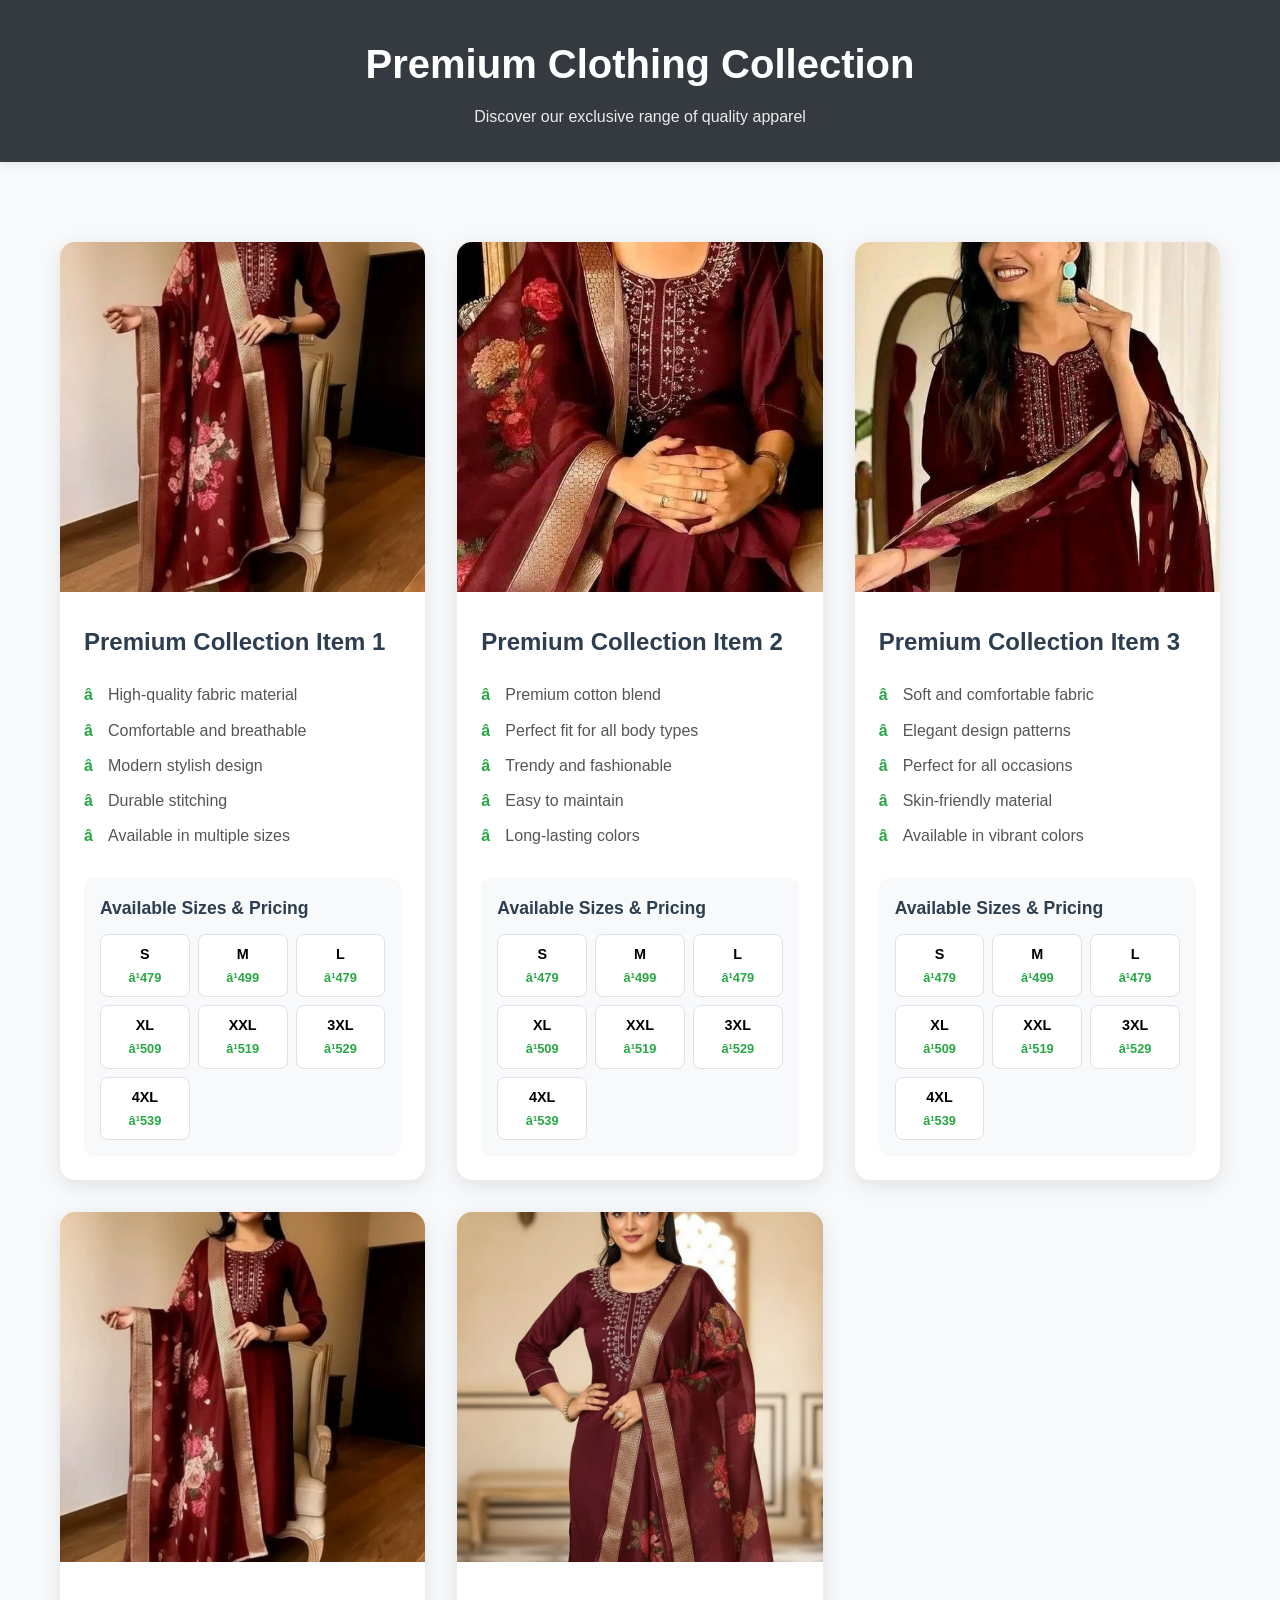
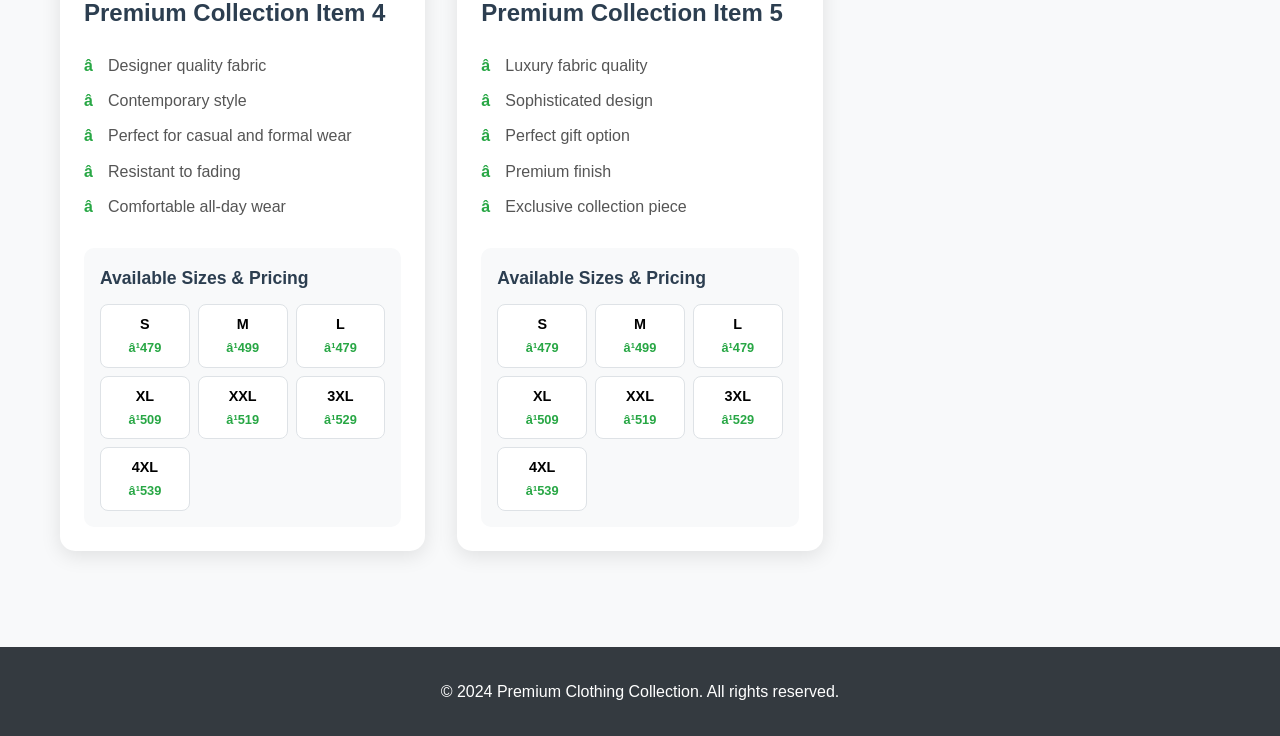
<file: p2.html>
<!DOCTYPE html>
<html lang="en">
<head>
    <meta charset="UTF-8">
    <meta name="viewport" content="width=device-width, initial-scale=1.0">
    <title>Premium Clothing Collection</title>
    <style>
        * {
            margin: 0;
            padding: 0;
            box-sizing: border-box;
        }

        body {
            font-family: 'Segoe UI', Tahoma, Geneva, Verdana, sans-serif;
            background-color: #f8f9fa;
            line-height: 1.6;
        }

        .container {
            max-width: 1200px;
            margin: 0 auto;
            padding: 0 20px;
        }

        header {
            background: #343a40;
            color: white;
            padding: 2rem 0;
            box-shadow: 0 2px 10px rgba(0,0,0,0.1);
            text-align: center;
        }

        header h1 {
            margin-bottom: 0.5rem;
            font-size: 2.5rem;
        }

        header p {
            margin: 0;
            opacity: 0.9;
        }

        main {
            padding: 3rem 0;
        }

        .clothing-grid {
            display: grid;
            grid-template-columns: repeat(auto-fit, minmax(350px, 1fr));
            gap: 2rem;
            margin-top: 2rem;
        }

        .clothing-item {
            background: white;
            border-radius: 15px;
            overflow: hidden;
            box-shadow: 0 5px 20px rgba(0,0,0,0.1);
            transition: transform 0.3s ease, box-shadow 0.3s ease;
        }

        .clothing-item:hover {
            transform: translateY(-5px);
            box-shadow: 0 10px 30px rgba(0,0,0,0.15);
        }

        .clothing-image {
            width: 100%;
            height: 350px;
            object-fit: cover;
            transition: transform 0.3s ease;
        }

        .clothing-item:hover .clothing-image {
            transform: scale(1.05);
        }

        .clothing-details {
            padding: 1.5rem;
        }

        .clothing-title {
            font-size: 1.5rem;
            font-weight: 600;
            color: #2c3e50;
            margin-bottom: 1rem;
        }

        .feature-list {
            list-style: none;
            padding: 0;
            margin-bottom: 1.5rem;
        }

        .feature-list li {
            padding: 0.3rem 0;
            color: #555;
            position: relative;
            padding-left: 1.5rem;
        }

        .feature-list li:before {
            content: "â";
            position: absolute;
            left: 0;
            color: #28a745;
            font-weight: bold;
        }

        .size-pricing {
            background: #f8f9fa;
            border-radius: 10px;
            padding: 1rem;
            margin-top: 1rem;
        }

        .size-title {
            font-weight: 600;
            color: #2c3e50;
            margin-bottom: 0.75rem;
            font-size: 1.1rem;
        }

        .size-grid {
            display: grid;
            grid-template-columns: repeat(auto-fit, minmax(70px, 1fr));
            gap: 0.5rem;
        }

        .size-item {
            text-align: center;
            padding: 0.5rem;
            background: white;
            border-radius: 8px;
            border: 1px solid #dee2e6;
            transition: all 0.3s ease;
            cursor: pointer;
        }

        .size-item:hover {
            background: #007bff;
            color: white;
            border-color: #007bff;
            transform: scale(1.05);
        }

        .size-label {
            font-weight: 600;
            font-size: 0.9rem;
        }

        .size-price {
            font-size: 0.8rem;
            margin-top: 2px;
        }

        .price-tag {
            color: #28a745;
            font-weight: 600;
        }

        footer {
            background: #343a40;
            color: white;
            text-align: center;
            padding: 2rem 0;
            margin-top: 3rem;
        }

        @media (max-width: 768px) {
            .clothing-grid {
                grid-template-columns: 1fr;
                gap: 1.5rem;
            }
            
            .clothing-image {
                height: 300px;
            }
            
            header h1 {
                font-size: 2rem;
            }
        }

        @media (max-width: 480px) {
            .container {
                padding: 0 15px;
            }
            
            .clothing-image {
                height: 250px;
            }
            
            .size-grid {
                grid-template-columns: repeat(3, 1fr);
            }
            
            .clothing-details {
                padding: 1rem;
            }
        }
    </style>
</head>
<body>
    <header>
        <div class="container">
            <h1>Premium Clothing Collection</h1>
            <p>Discover our exclusive range of quality apparel</p>
        </div>
    </header>

    <main>
        <div class="container">
            <div class="clothing-grid">
                <div class="clothing-item">
                    <div>
                        <img src="img/RK 0021.jpg" alt="Premium Collection Item 1" class="clothing-image" 
                             onerror="this.src='https://via.placeholder.com/400x350?text=Image+Not+Found'">
                    </div>
                    <div class="clothing-details">
                        <h3 class="clothing-title">Premium Collection Item 1</h3>
                        <ul class="feature-list">
                            <li>High-quality fabric material</li>
                            <li>Comfortable and breathable</li>
                            <li>Modern stylish design</li>
                            <li>Durable stitching</li>
                            <li>Available in multiple sizes</li>
                        </ul>
                        <div class="size-pricing">
                            <h4 class="size-title">Available Sizes & Pricing</h4>
                            <div class="size-grid">
                                <div class="size-item">
                                    <div class="size-label">S</div>
                                    <div class="size-price price-tag">â¹479</div>
                                </div>
                                <div class="size-item">
                                    <div class="size-label">M</div>
                                    <div class="size-price price-tag">â¹499</div>
                                </div>
                                <div class="size-item">
                                    <div class="size-label">L</div>
                                    <div class="size-price price-tag">â¹479</div>
                                </div>
                                <div class="size-item">
                                    <div class="size-label">XL</div>
                                    <div class="size-price price-tag">â¹509</div>
                                </div>
                                <div class="size-item">
                                    <div class="size-label">XXL</div>
                                    <div class="size-price price-tag">â¹519</div>
                                </div>
                                <div class="size-item">
                                    <div class="size-label">3XL</div>
                                    <div class="size-price price-tag">â¹529</div>
                                </div>
                                <div class="size-item">
                                    <div class="size-label">4XL</div>
                                    <div class="size-price price-tag">â¹539</div>
                                </div>
                            </div>
                        </div>
                    </div>
                </div>

                <div class="clothing-item">
                    <div>
                        <img src="img/RK 0022.jpg" alt="Premium Collection Item 2" class="clothing-image" 
                             onerror="this.src='https://via.placeholder.com/400x350?text=Image+Not+Found'">
                    </div>
                    <div class="clothing-details">
                        <h3 class="clothing-title">Premium Collection Item 2</h3>
                        <ul class="feature-list">
                            <li>Premium cotton blend</li>
                            <li>Perfect fit for all body types</li>
                            <li>Trendy and fashionable</li>
                            <li>Easy to maintain</li>
                            <li>Long-lasting colors</li>
                        </ul>
                        <div class="size-pricing">
                            <h4 class="size-title">Available Sizes & Pricing</h4>
                            <div class="size-grid">
                                <div class="size-item">
                                    <div class="size-label">S</div>
                                    <div class="size-price price-tag">â¹479</div>
                                </div>
                                <div class="size-item">
                                    <div class="size-label">M</div>
                                    <div class="size-price price-tag">â¹499</div>
                                </div>
                                <div class="size-item">
                                    <div class="size-label">L</div>
                                    <div class="size-price price-tag">â¹479</div>
                                </div>
                                <div class="size-item">
                                    <div class="size-label">XL</div>
                                    <div class="size-price price-tag">â¹509</div>
                                </div>
                                <div class="size-item">
                                    <div class="size-label">XXL</div>
                                    <div class="size-price price-tag">â¹519</div>
                                </div>
                                <div class="size-item">
                                    <div class="size-label">3XL</div>
                                    <div class="size-price price-tag">â¹529</div>
                                </div>
                                <div class="size-item">
                                    <div class="size-label">4XL</div>
                                    <div class="size-price price-tag">â¹539</div>
                                </div>
                            </div>
                        </div>
                    </div>
                </div>

                <div class="clothing-item">
                    <div>
                        <img src="img/RK 0023.jpg" alt="Premium Collection Item 3" class="clothing-image" 
                             onerror="this.src='https://via.placeholder.com/400x350?text=Image+Not+Found'">
                    </div>
                    <div class="clothing-details">
                        <h3 class="clothing-title">Premium Collection Item 3</h3>
                        <ul class="feature-list">
                            <li>Soft and comfortable fabric</li>
                            <li>Elegant design patterns</li>
                            <li>Perfect for all occasions</li>
                            <li>Skin-friendly material</li>
                            <li>Available in vibrant colors</li>
                        </ul>
                        <div class="size-pricing">
                            <h4 class="size-title">Available Sizes & Pricing</h4>
                            <div class="size-grid">
                                <div class="size-item">
                                    <div class="size-label">S</div>
                                    <div class="size-price price-tag">â¹479</div>
                                </div>
                                <div class="size-item">
                                    <div class="size-label">M</div>
                                    <div class="size-price price-tag">â¹499</div>
                                </div>
                                <div class="size-item">
                                    <div class="size-label">L</div>
                                    <div class="size-price price-tag">â¹479</div>
                                </div>
                                <div class="size-item">
                                    <div class="size-label">XL</div>
                                    <div class="size-price price-tag">â¹509</div>
                                </div>
                                <div class="size-item">
                                    <div class="size-label">XXL</div>
                                    <div class="size-price price-tag">â¹519</div>
                                </div>
                                <div class="size-item">
                                    <div class="size-label">3XL</div>
                                    <div class="size-price price-tag">â¹529</div>
                                </div>
                                <div class="size-item">
                                    <div class="size-label">4XL</div>
                                    <div class="size-price price-tag">â¹539</div>
                                </div>
                            </div>
                        </div>
                    </div>
                </div>

                <div class="clothing-item">
                    <div>
                        <img src="img/RK 0024.jpg" alt="Premium Collection Item 4" class="clothing-image" 
                             onerror="this.src='https://via.placeholder.com/400x350?text=Image+Not+Found'">
                    </div>
                    <div class="clothing-details">
                        <h3 class="clothing-title">Premium Collection Item 4</h3>
                        <ul class="feature-list">
                            <li>Designer quality fabric</li>
                            <li>Contemporary style</li>
                            <li>Perfect for casual and formal wear</li>
                            <li>Resistant to fading</li>
                            <li>Comfortable all-day wear</li>
                        </ul>
                        <div class="size-pricing">
                            <h4 class="size-title">Available Sizes & Pricing</h4>
                            <div class="size-grid">
                                <div class="size-item">
                                    <div class="size-label">S</div>
                                    <div class="size-price price-tag">â¹479</div>
                                </div>
                                <div class="size-item">
                                    <div class="size-label">M</div>
                                    <div class="size-price price-tag">â¹499</div>
                                </div>
                                <div class="size-item">
                                    <div class="size-label">L</div>
                                    <div class="size-price price-tag">â¹479</div>
                                </div>
                                <div class="size-item">
                                    <div class="size-label">XL</div>
                                    <div class="size-price price-tag">â¹509</div>
                                </div>
                                <div class="size-item">
                                    <div class="size-label">XXL</div>
                                    <div class="size-price price-tag">â¹519</div>
                                </div>
                                <div class="size-item">
                                    <div class="size-label">3XL</div>
                                    <div class="size-price price-tag">â¹529</div>
                                </div>
                                <div class="size-item">
                                    <div class="size-label">4XL</div>
                                    <div class="size-price price-tag">â¹539</div>
                                </div>
                            </div>
                        </div>
                    </div>
                </div>

                <div class="clothing-item">
                    <div>
                        <img src="img/RK 0025.jpg" alt="Premium Collection Item 5" class="clothing-image" 
                             onerror="this.src='https://via.placeholder.com/400x350?text=Image+Not+Found'">
                    </div>
                    <div class="clothing-details">
                        <h3 class="clothing-title">Premium Collection Item 5</h3>
                        <ul class="feature-list">
                            <li>Luxury fabric quality</li>
                            <li>Sophisticated design</li>
                            <li>Perfect gift option</li>
                            <li>Premium finish</li>
                            <li>Exclusive collection piece</li>
                        </ul>
                        <div class="size-pricing">
                            <h4 class="size-title">Available Sizes & Pricing</h4>
                            <div class="size-grid">
                                <div class="size-item">
                                    <div class="size-label">S</div>
                                    <div class="size-price price-tag">â¹479</div>
                                </div>
                                <div class="size-item">
                                    <div class="size-label">M</div>
                                    <div class="size-price price-tag">â¹499</div>
                                </div>
                                <div class="size-item">
                                    <div class="size-label">L</div>
                                    <div class="size-price price-tag">â¹479</div>
                                </div>
                                <div class="size-item">
                                    <div class="size-label">XL</div>
                                    <div class="size-price price-tag">â¹509</div>
                                </div>
                                <div class="size-item">
                                    <div class="size-label">XXL</div>
                                    <div class="size-price price-tag">â¹519</div>
                                </div>
                                <div class="size-item">
                                    <div class="size-label">3XL</div>
                                    <div class="size-price price-tag">â¹529</div>
                                </div>
                                <div class="size-item">
                                    <div class="size-label">4XL</div>
                                    <div class="size-price price-tag">â¹539</div>
                                </div>
                            </div>
                        </div>
                    </div>
                </div>
            </div>
        </div>
    </main>

    <footer>
        <div class="container">
            <p>&copy; 2024 Premium Clothing Collection. All rights reserved.</p>
        </div>
    </footer>

    <script>
        document.addEventListener('DOMContentLoaded', function() {
            const sizeItems = document.querySelectorAll('.size-item');
            sizeItems.forEach(item => {
                item.addEventListener('click', function() {
                    sizeItems.forEach(i => {
                        i.style.background = 'white';
                        i.style.color = 'black';
                    });
                    this.style.background = '#007bff';
                    this.style.color = 'white';
                });
            });
        });
    </script>
</body>
</html>
</file>
